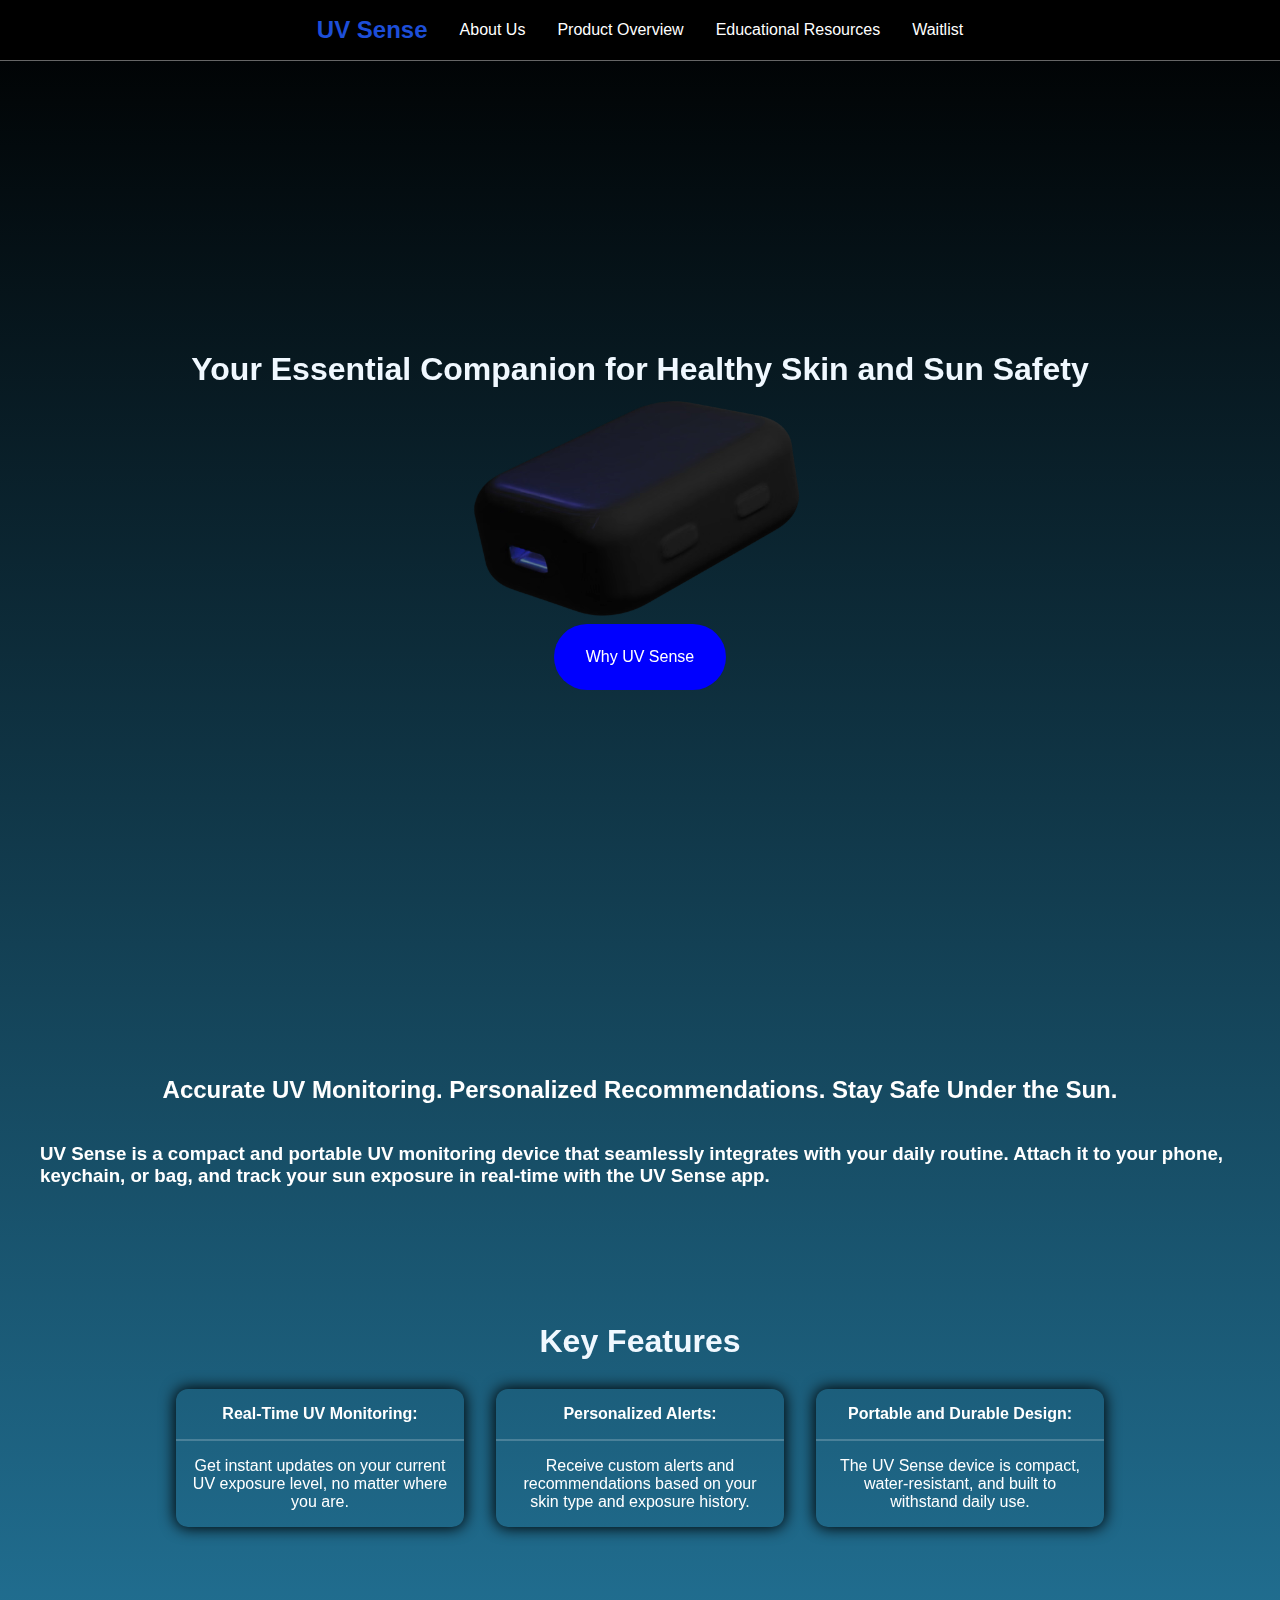
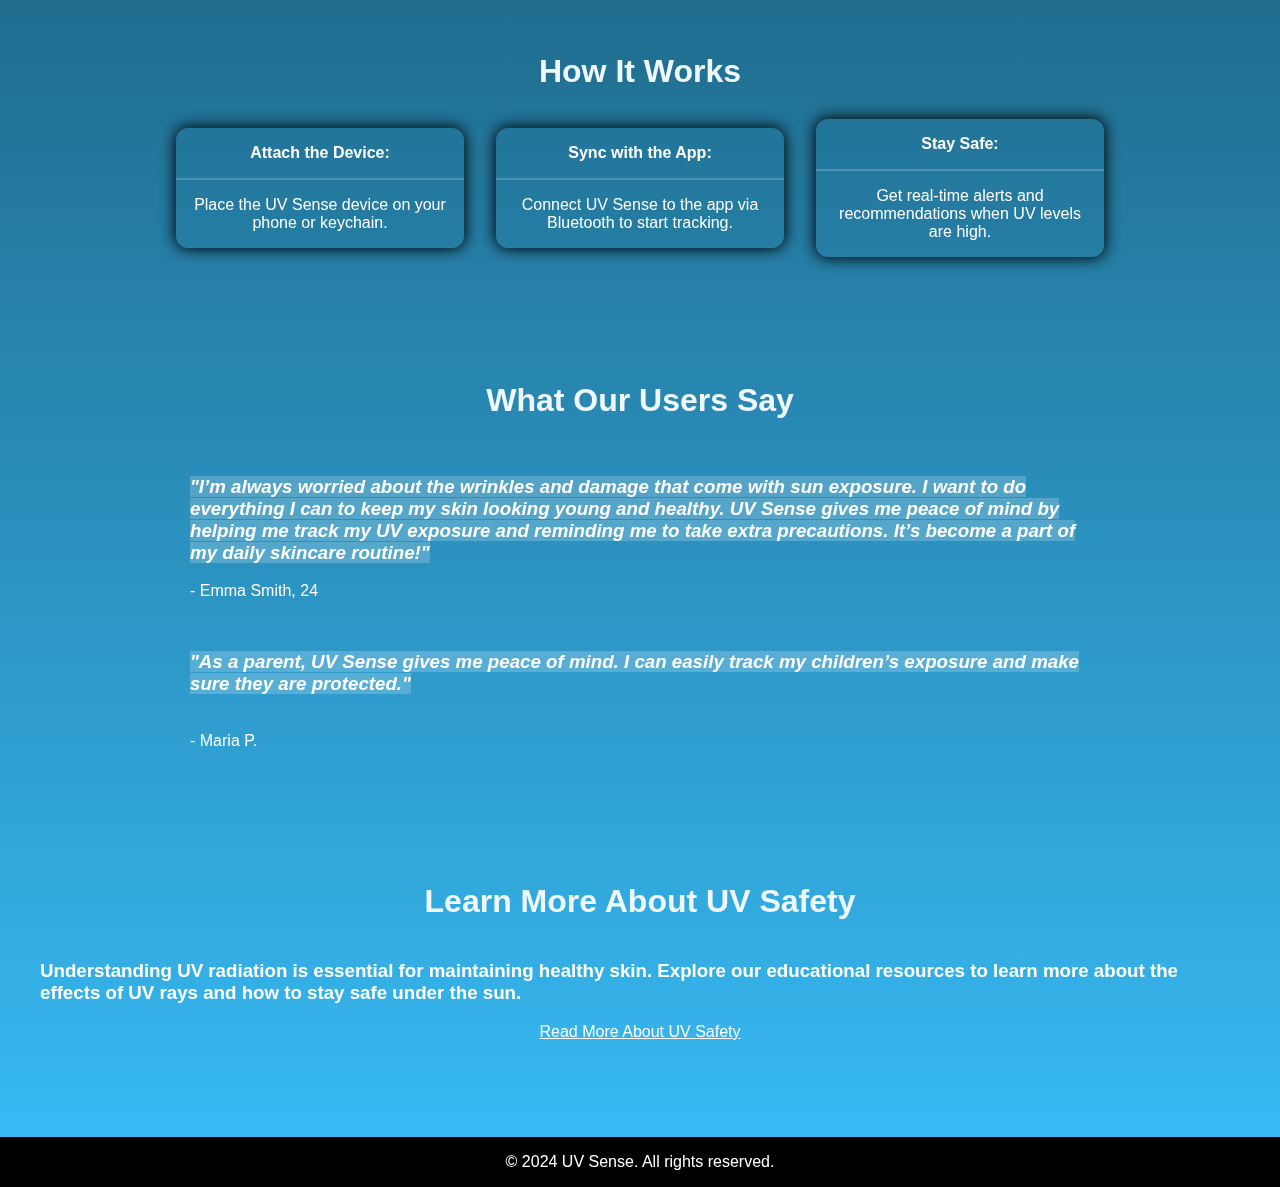
<file: index.html>
<!DOCTYPE html>
<html lang="en">

<head>
  <meta charset="UTF-8" />
  <meta name="viewport" content="width=device-width, initial-scale=1.0" />
  <title>UV Sense - Home</title>
  <link href="css/main.css" rel="stylesheet" type="text/css" />
  <link href="css/print.css" rel="stylesheet" media="print" />
  <script src="js/main.js"></script>
</head>

<body>
  <!-- Header Section with Navigation Menu -->
  <header>
    <nav>
      <ul id="large-nav-ul">
        <li><a id="logo" href="index.html">UV Sense</a></li>
        <li><a href="about.html">About Us</a></li>
        <li><a href="product.html">Product Overview</a></li>
        <li><a href="education.html">Educational Resources</a></li>
        <li><a href="waitlist.html">Waitlist</a></li>
      </ul>


      <!-- small screen nav -->
      <div>
        <a id="small-logo" href="index.html">UV Sense</a>
      </div>

      <div id="small-screen-nav-div" class="">
        <button id="nav-button" onclick="toggleNav()" type="button">
          <svg xmlns="http://www.w3.org/2000/svg" width="1.5em" height="1.5em" viewBox="0 0 24 24"><path  d="M3 6h18v2H3zm0 5h18v2H3zm0 5h18v2H3z"/></svg>
        </button>
        <!-- pop up -->
        <div id="nav-popup" class="hidden">
          <button onclick="toggleNav()" type="button">
            <svg xmlns="http://www.w3.org/2000/svg"  viewBox="0 0 24 24"><path  d="M6.4 19L5 17.6l5.6-5.6L5 6.4L6.4 5l5.6 5.6L17.6 5L19 6.4L13.4 12l5.6 5.6l-1.4 1.4l-5.6-5.6z"/></svg>
          </button>
          <ul id="small-nav-ul" class="space-y-6">
            <li><a class="current-nav" href="index.html">Home</a></li>
            <li><a href="about.html">About Us</a></li>
            <li><a href="product.html">Product Overview</a></li>
            <li><a href="education.html">Educational Resources</a></li>
            <li><a href="waitlist.html">Waitlist</a></li>
          </ul>
        </div>
      </div>
      <div id="blur-div" class="hidden"></div>
    </nav>
  </header>

  <!-- Main Content Area -->
  <main >
    <!-- Big Picture and Title Section -->
    <section class="hero">
      <video class="absolute -z-10" width="100%" height="100%" autoplay loop muted playsinline>
        <source src="media/sensor_animation.webm" type="video/webm" />
        Your browser does not support webm videos.
      </video>

      <h1>Your Essential Companion for Healthy Skin and Sun Safety</h1>
      <button class="primary main" onclick="location.href='product.html'">Why UV Sense</button>

    </section>

    <section>
      <h2>
        Accurate UV Monitoring. Personalized Recommendations. Stay Safe Under
        the Sun.
      </h2>
      <h3>
        UV Sense is a compact and portable UV monitoring device that
        seamlessly integrates with your daily routine. Attach it to your
        phone, keychain, or bag, and track your sun exposure in real-time with
        the UV Sense app.
      </h3>

    </section>

    <!-- Features Overview Section -->
    <section>
      <h1>Key Features</h1>
      <div class="holds-cards">
        <div class="card-container ">
          <div class="border-b">Real-Time UV Monitoring:</div>
          <div>Get instant updates on your current UV exposure level, no matter where you are.</div>
        </div>
        <div class="card-container">
          <div class="border-b">Personalized Alerts:</div>
          <div>Receive custom alerts and recommendations based on your skin type and exposure history.</div>
        </div>
        <div class="card-container">
          <div class="border-b">Portable and Durable Design:</div>
          <div>The UV Sense device is compact, water-resistant, and built to withstand daily use.</div>
        </div>

      </div>
    </section>

    <!-- How It Works Section -->
    <section>
      <h1>How It Works</h1>
      <div class="holds-cards">
        <div class="card-container">
          <div class="border-b">Attach the Device:</div>
          <div>Place the UV Sense device on your phone or keychain.</div>
        </div>
        <div class="card-container">
          <div class="border-b">Sync with the App:</div>
          <div>Connect UV Sense to the app via Bluetooth to start tracking.</div>
        </div>
        <div class="card-container">
          <div class="border-b">Stay Safe:</div>
          <div>Get real-time alerts and recommendations when UV levels are high.</div>
        </div>
      </div>
    </section>

    <!-- User Stories & Testimonials Section -->
    <section>
      <h1>What Our Users Say</h1>
      <blockquote>
        <h3><em>
          "I’m always worried about the wrinkles and damage that come with sun
          exposure. I want to do everything I can to keep my skin looking
          young and healthy. UV Sense gives me peace of mind by helping me
          track my UV exposure and reminding me to take extra precautions.
          It’s become a part of my daily skincare routine!"
        </em></h3>
        - Emma Smith, 24
      </blockquote>
      <blockquote>
        <h3><em>
          "As a parent, UV Sense gives me peace of mind. I can easily track my
          children’s exposure and make sure they are protected."
        </em></h3>
        <br />- Maria P.
      </blockquote>
    </section>

    <!-- Educational Resources Teaser -->
    <section>
      <h1>Learn More About UV Safety</h1>
      <h3>
        Understanding UV radiation is essential for maintaining healthy skin.
        Explore our educational resources to learn more about the effects of
        UV rays and how to stay safe under the sun.
      </h3>
      <a href="education.html">Read More About UV Safety</a>
    </section>
  </main>

  <!-- Footer Section -->
  <footer>
    <p>&copy; 2024 UV Sense. All rights reserved.</p>
  </footer>
</body>

</html>
</file>
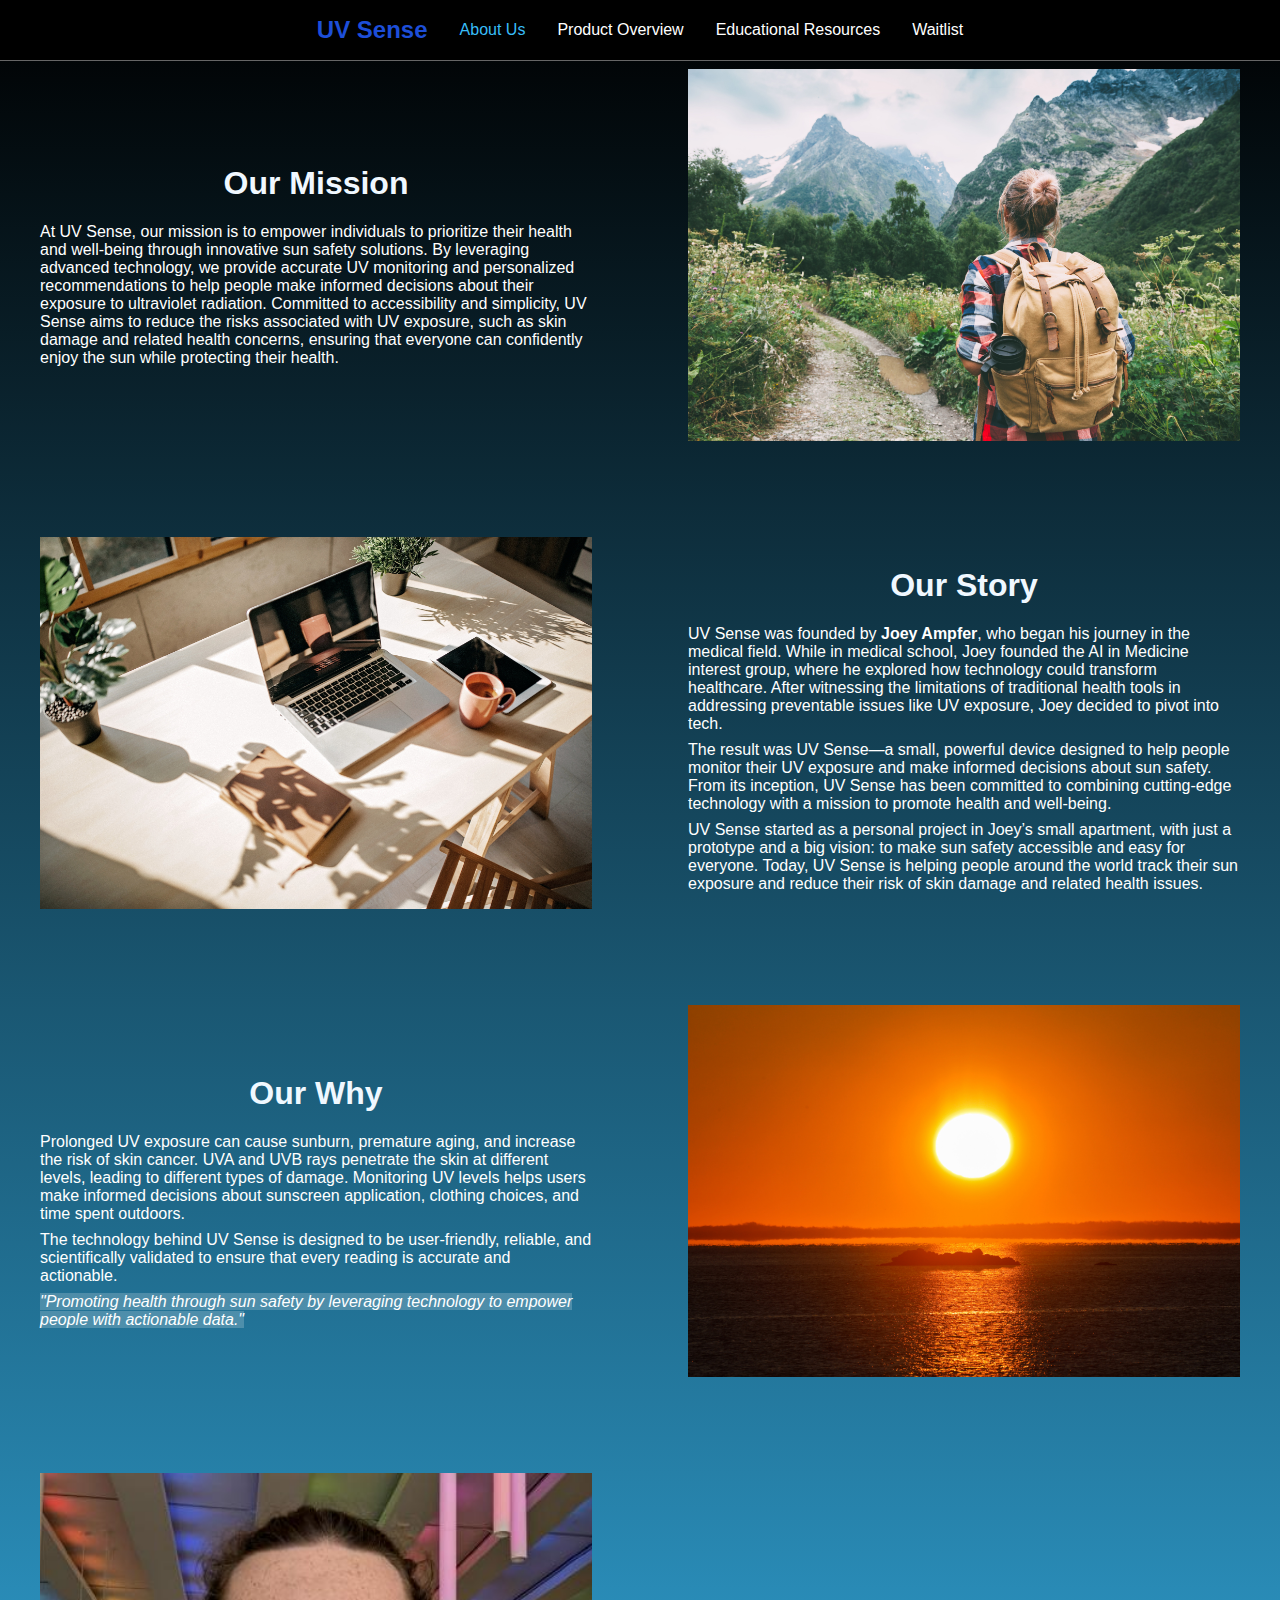
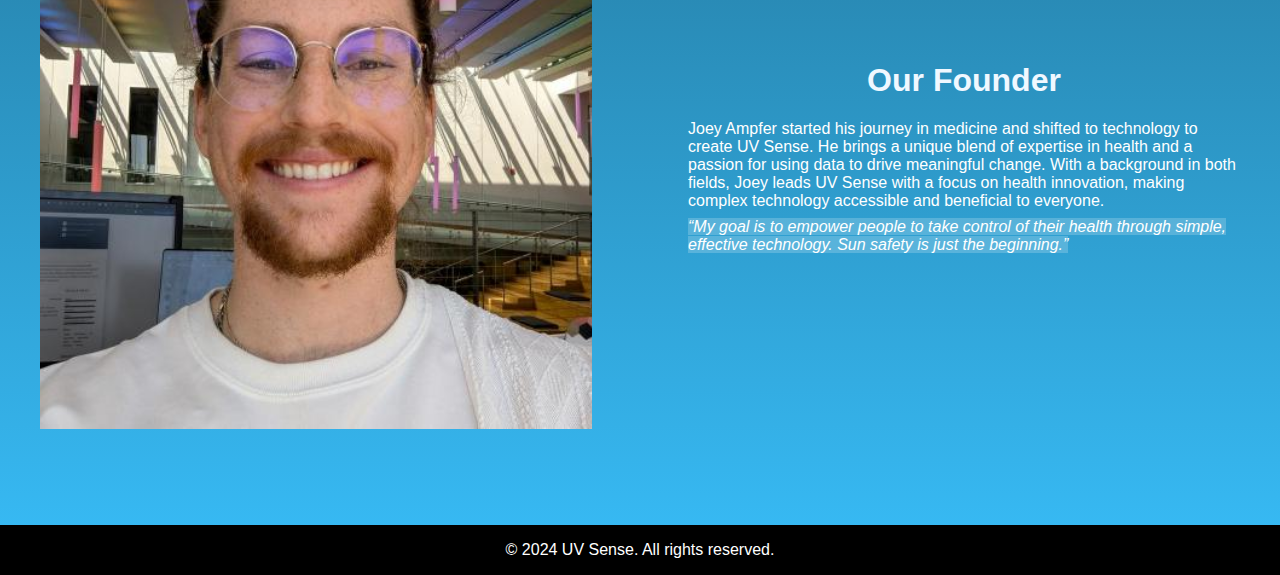
<file: about.html>
<!DOCTYPE html>
<html lang="en">

<head>
  <meta charset="UTF-8">
  <meta name="viewport" content="width=device-width, initial-scale=1.0">
  <title>UV Sense - About Us</title>
  <link href="css/main.css" rel="stylesheet" type="text/css" />
  <link href="css/print.css" rel="stylesheet" media="print" />
  <script src="js/main.js"></script>
</head>

<body>
  <!-- Header Section with Navigation Menu -->
  <header>
    <nav>
      <ul id="large-nav-ul">
        <li><a id="logo" href="index.html">UV Sense</a></li>
        <li><a class="current-nav" href="about.html">About Us</a></li>
        <li><a href="product.html">Product Overview</a></li>
        <li><a href="education.html">Educational Resources</a></li>
        <li><a href="waitlist.html">Waitlist</a></li>
      </ul>


      <!-- small screen nav -->
      <div>
        <a id="small-logo" href="index.html">UV Sense</a>
      </div>

      <div id="small-screen-nav-div" class="">
        <button id="nav-button" onclick="toggleNav()" type="button">
          <svg xmlns="http://www.w3.org/2000/svg" width="1.5em" height="1.5em" viewBox="0 0 24 24"><path  d="M3 6h18v2H3zm0 5h18v2H3zm0 5h18v2H3z"/></svg>
        </button>
        <!-- pop up -->
        <div id="nav-popup" class="hidden">
          <button onclick="toggleNav()" type="button">
            <svg xmlns="http://www.w3.org/2000/svg"  viewBox="0 0 24 24"><path  d="M6.4 19L5 17.6l5.6-5.6L5 6.4L6.4 5l5.6 5.6L17.6 5L19 6.4L13.4 12l5.6 5.6l-1.4 1.4l-5.6-5.6z"/></svg>
          </button>
          <ul id="small-nav-ul" class="space-y-6">
            <li><a href="index.html">Home</a></li>
            <li><a class="current-nav" href="about.html">About Us</a></li>
            <li><a href="product.html">Product Overview</a></li>
            <li><a href="education.html">Educational Resources</a></li>
            <li><a href="waitlist.html">Waitlist</a></li>
          </ul>
        </div>
      </div>
      <div id="blur-div" class="hidden"></div>
    </nav>
  </header>

  <!-- Main Content Area -->
  <main>

    <div class="grid-about mb-3rem">
      <div class="flex-col">
        <h1>Our Mission</h1>
        <div class="paragraph">At UV Sense, our mission is to empower individuals to prioritize their health and well-being through innovative sun safety solutions. By leveraging advanced technology, we provide accurate UV monitoring and personalized recommendations to help people make informed decisions about their exposure to ultraviolet radiation. Committed to accessibility and simplicity, UV Sense aims to reduce the risks associated with UV exposure, such as skin damage and related health concerns, ensuring that everyone can confidently enjoy the sun while protecting their health.</div>
      </div>
      <div class="img-container">
        <img src="images/hiker.png"  />
      </div>
    </div>

    <div class="grid-about mb-3rem">
      <div class="flex-col">
        <h1>Our Story</h1>
        <div class="paragraph">
          <div>UV Sense was founded by <strong>Joey Ampfer</strong>, who began his journey in the medical field. While
          in medical school, Joey founded the AI in Medicine interest group, where he explored how technology
          could transform healthcare. After witnessing the limitations of traditional health tools in addressing
          preventable issues like UV exposure, Joey decided to pivot into tech.</div>
          <div>The result was UV Sense—a small, powerful device designed to help people monitor their UV exposure and
          make informed decisions about sun safety. From its inception, UV Sense has been committed to combining
          cutting-edge technology with a mission to promote health and well-being.</div>
          <div>UV Sense started as a personal project in Joey’s small apartment, with just a prototype and a big vision:
          to make sun safety accessible and easy for everyone. Today, UV Sense is helping people around the world
          track their sun exposure and reduce their risk of skin damage and related health issues.</div>
        </div>
      </div>
      <div class="img-container">
        <img src="images/ourStory.png"  />
      </div>
    </div>

    <div class="grid-about mb-3rem">
      <div class="flex-col">
        <h1>Our Why</h1>
        <div class="paragraph">
          <div>Prolonged UV exposure can cause sunburn, premature aging, and increase the risk of
            skin cancer.
            UVA and UVB rays penetrate the skin at different levels, leading to different types
            of damage.
            Monitoring UV levels helps users make informed decisions about sunscreen
            application, clothing choices, and time spent outdoors.</div>
          <!-- <div>UV Sense’s sensor technology is paired with a sophisticated algorithm that adjusts recommendations based
            on personal data like skin type, past exposure, and environmental conditions. This combination of
            hardware and software allows for
            Highly accurate UV readings updated in real-time.
            Personalized sun safety recommendations delivered directly to your smartphone.
            Historical tracking to help users understand their long-term exposure patterns.</div> -->
          <div>The technology behind UV Sense is designed to be user-friendly, reliable, and scientifically validated to
              ensure that every reading is accurate and actionable.</div>
          <em>
            "Promoting health through sun safety by leveraging technology to
            empower people with actionable data."
          </em>
        </div>
      </div>
      <div class="img-container">
        <img src="images/sunny (1).png"  />
      </div>
    </div>

    <div class="grid-about mb-3rem">
      <div class="flex-col">
        <h1>Our Founder</h1>
        <div class="paragraph">
          <div>Joey Ampfer started his journey in medicine and shifted to technology to create UV Sense. He brings a
          unique blend of expertise in health and a passion for using data to drive meaningful change. With a
          background in both fields, Joey leads UV Sense with a focus on health innovation, making complex
          technology accessible and beneficial to everyone.</div>
          <div><em>“My goal is to empower people to take control of their health through simple, effective
            technology. Sun safety is just the beginning.”</em></div>
        </div>
      </div>
      <div class="img-container">
        <img src="images/Joey.jpeg"  />
      </div>
    </div>

  </main>

  <!-- Footer Section -->
  <footer>
    <p>&copy; 2024 UV Sense. All rights reserved.</p>
  </footer>

</body>

</html>
</file>
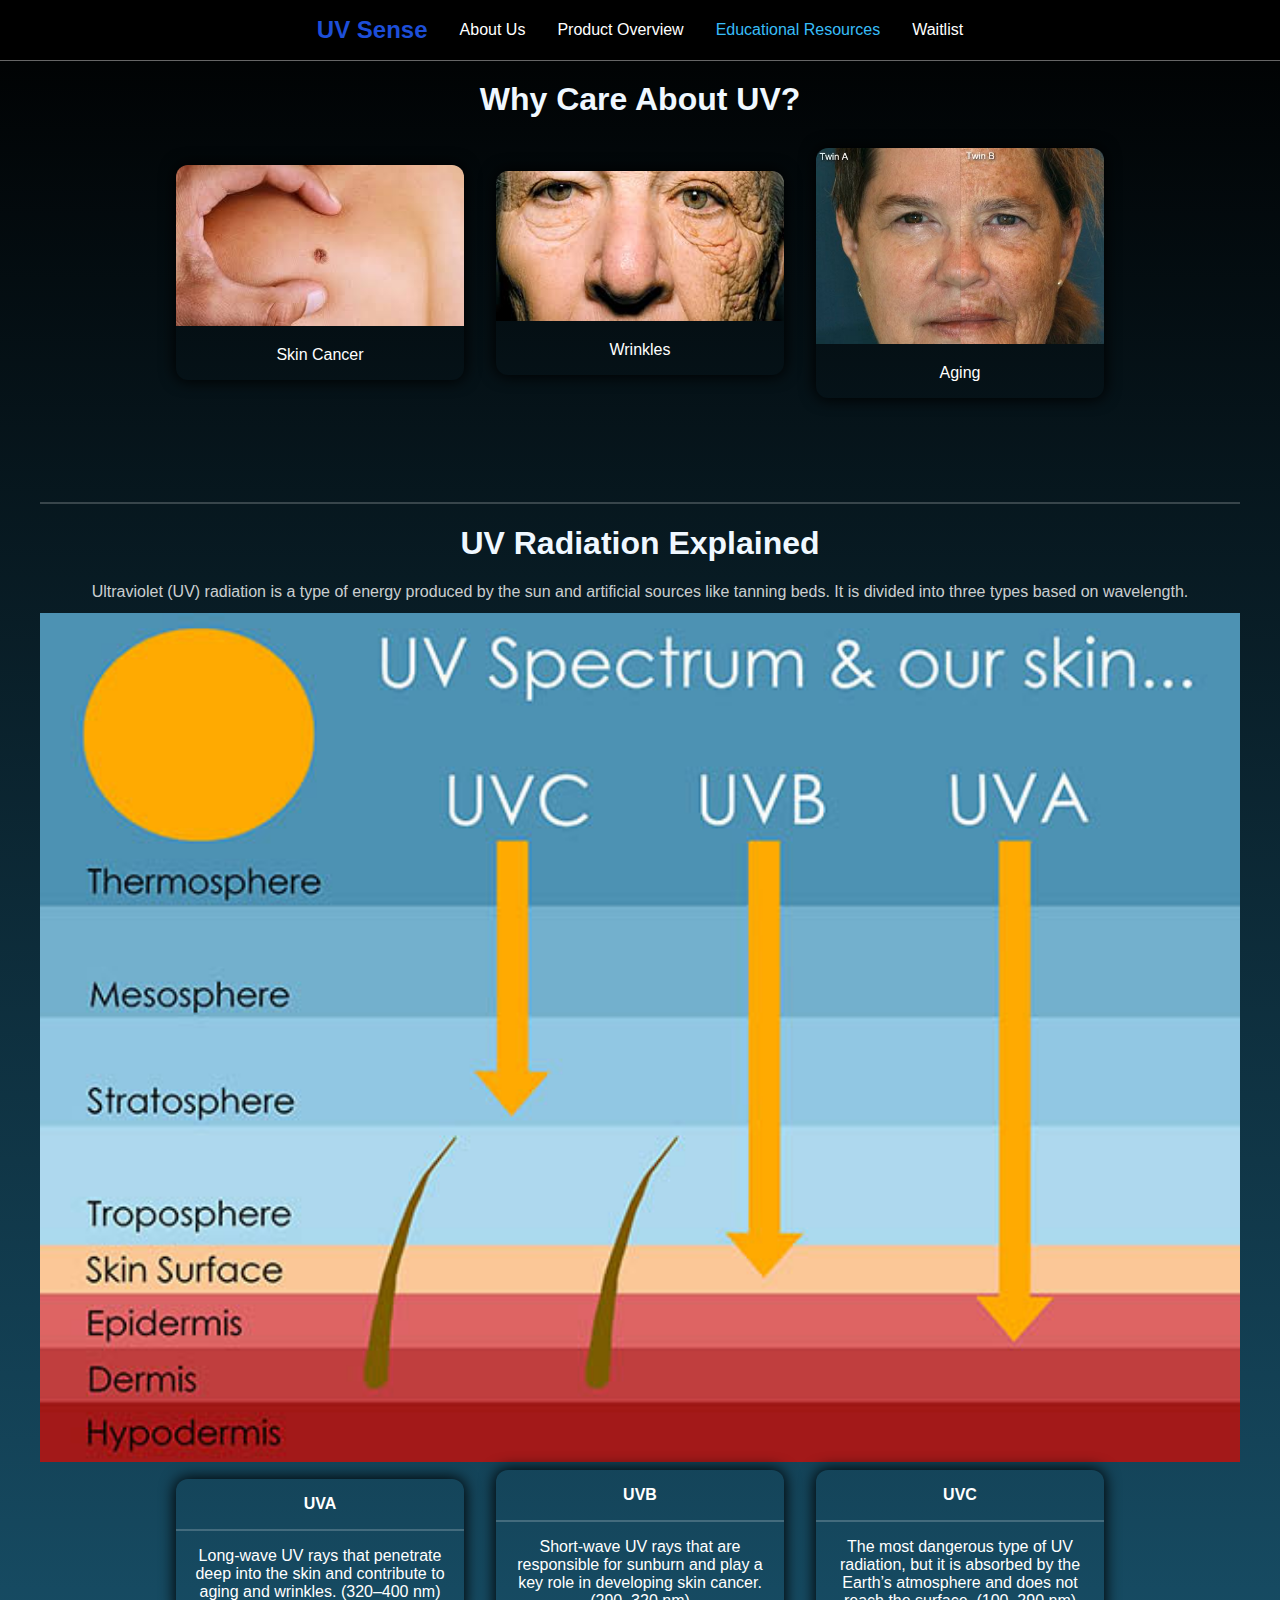
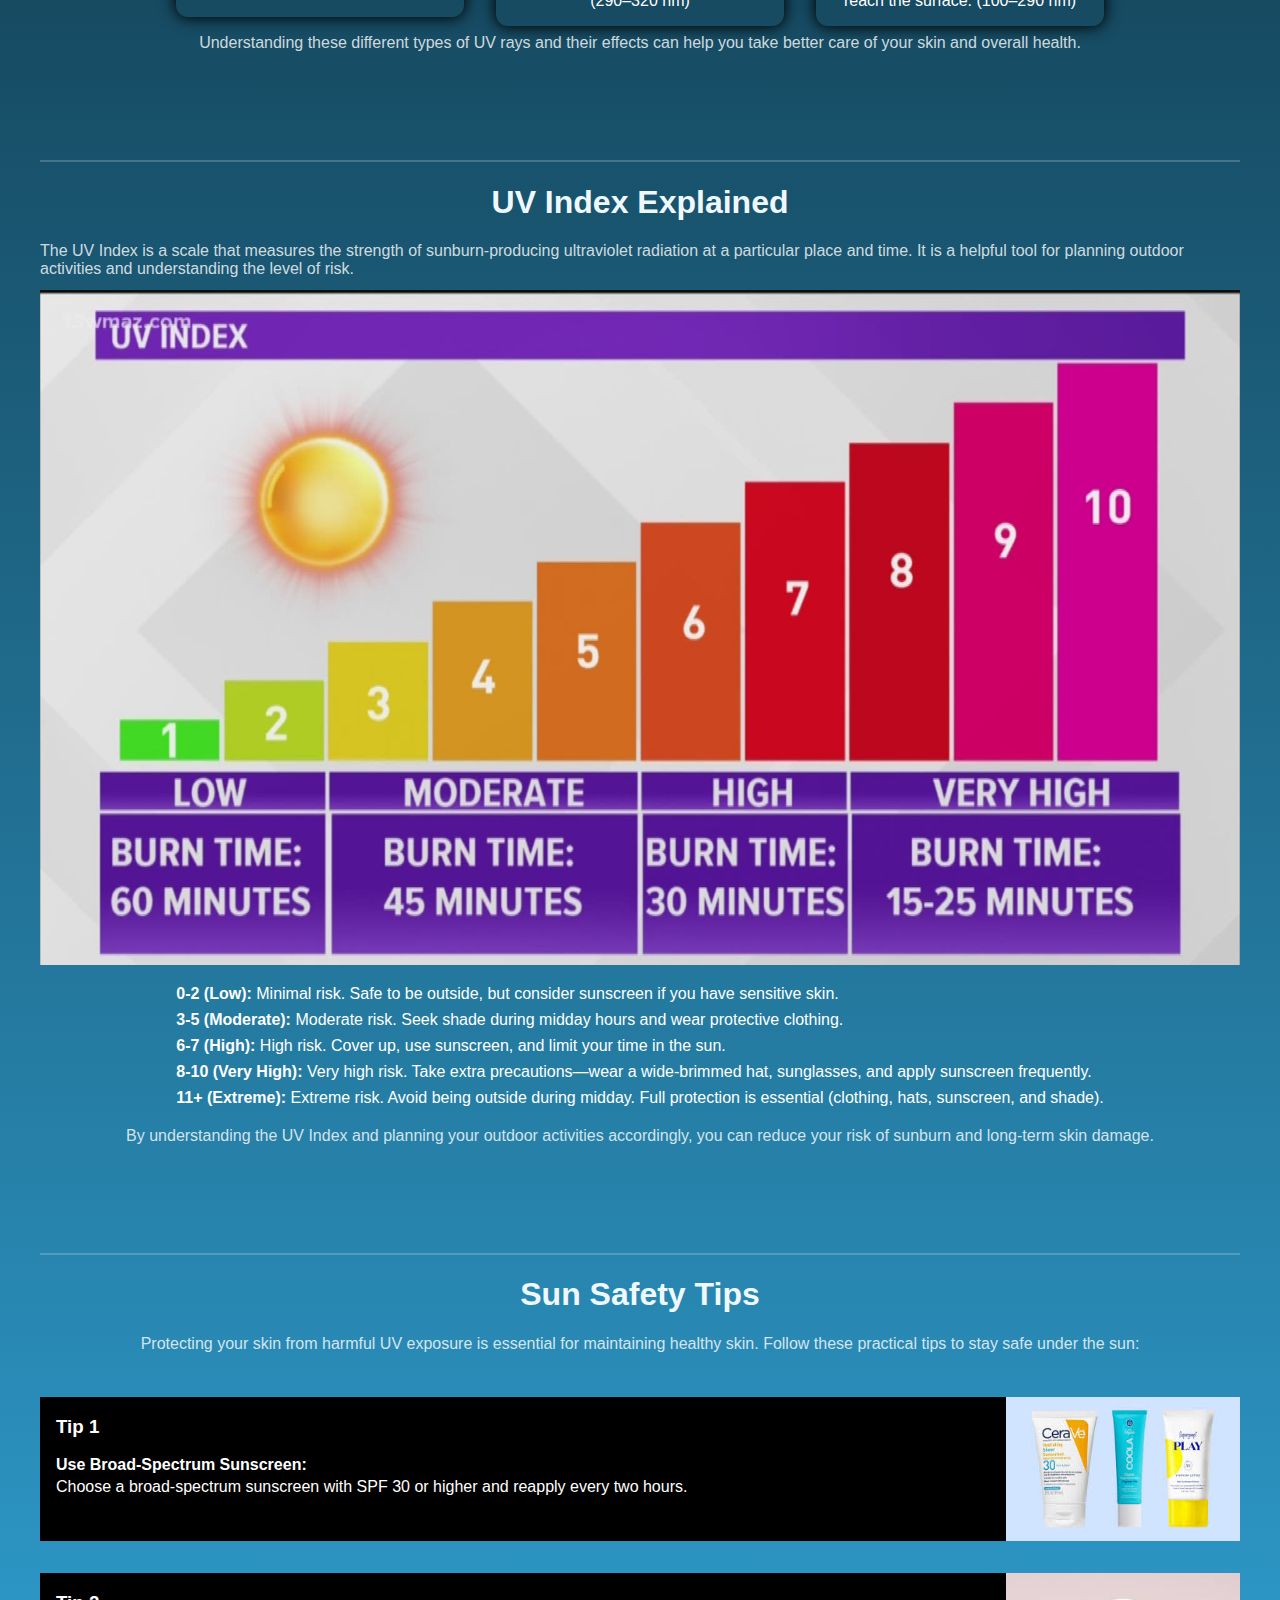
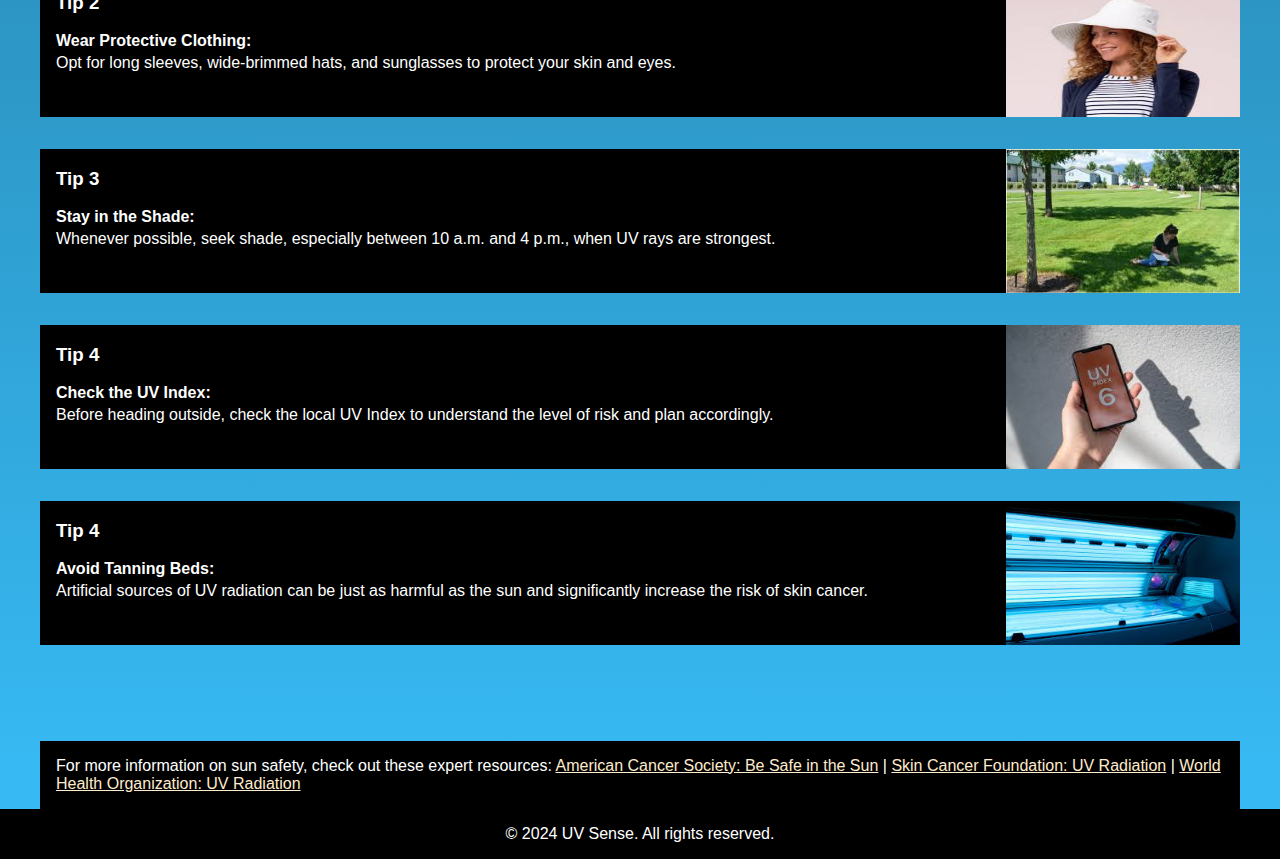
<file: education.html>
<!DOCTYPE html>
<html lang="en">

<head>
  <meta charset="UTF-8">
  <meta name="viewport" content="width=device-width, initial-scale=1.0">
  <title>UV Sense - Educational Resources</title>
  <link href="css/main.css" rel="stylesheet" type="text/css" />
  <link href="css/print.css" rel="stylesheet" media="print" />
  <script src="js/main.js"></script>
</head>

<body>
  <!-- Header Section with Navigation Menu -->
  <header>
    <nav>
      <ul id="large-nav-ul">
        <li><a id="logo" href="index.html">UV Sense</a></li>
        <li><a href="about.html">About Us</a></li>
        <li><a href="product.html">Product Overview</a></li>
        <li><a class="current-nav" href="education.html">Educational Resources</a></li>
        <li><a href="waitlist.html">Waitlist</a></li>
      </ul>

      <!-- small screen nav -->
      <div>
        <a id="small-logo" href="index.html">UV Sense</a>
      </div>

      <div id="small-screen-nav-div" class="">
        <button id="nav-button" onclick="toggleNav()" type="button">
          <svg xmlns="http://www.w3.org/2000/svg" width="1.5em" height="1.5em" viewBox="0 0 24 24"><path  d="M3 6h18v2H3zm0 5h18v2H3zm0 5h18v2H3z"/></svg>
        </button>
        <!-- pop up -->
        <div id="nav-popup" class="hidden">
          <button onclick="toggleNav()" type="button">
            <svg xmlns="http://www.w3.org/2000/svg"  viewBox="0 0 24 24"><path  d="M6.4 19L5 17.6l5.6-5.6L5 6.4L6.4 5l5.6 5.6L17.6 5L19 6.4L13.4 12l5.6 5.6l-1.4 1.4l-5.6-5.6z"/></svg>
          </button>
          <ul id="small-nav-ul" class="space-y-6">
            <li><a href="index.html">Home</a></li>
            <li><a href="about.html">About Us</a></li>
            <li><a href="product.html">Product Overview</a></li>
            <li><a class="current-nav" href="education.html">Educational Resources</a></li>
            <li><a href="waitlist.html">Waitlist</a></li>
          </ul>
        </div>
      </div>
      <div id="blur-div" class="hidden"></div>
    </nav>
  </header>

  <!-- Main Content Area -->
  <main>

    <div class="flex-col mb-3rem">
      <h1>Why Care About UV?</h1>
      <div class="holds-cards">
        <div class="card-container ">
          <img src="images/mole.jfif"  />
          <div>Skin Cancer</div>
        </div>
        <div class="card-container">
          <img src="images/truckerLady.jfif" />
          <div>Wrinkles</div>
        </div>
        <div class="card-container">
          <img src="images/agingTwins.jpg"  />
          <div>Aging</div>
        </div>
      </div>
    </div>

    <div class="flex-col mb-3rem">
      <h1>UV Radiation Explained</h1>
      <div class="caption">Ultraviolet (UV) radiation is a type of energy produced by the sun and artificial sources like tanning beds. It is divided into three types based on wavelength.</div>
      <img src="images/uvABC.jpg" width="100%" />
      <div class="holds-cards">
        <div class="card-container ">
          <div class="border-b">UVA</div>
          <div>Long-wave UV rays that penetrate deep into the skin and contribute to
            aging and wrinkles. (320–400 nm)</div>
        </div>
        <div class="card-container">
          <div class="border-b">UVB</div>
          <div>Short-wave UV rays that are responsible for sunburn and play a key role
            in developing skin cancer.  (290–320 nm)</div>
        </div>
        <div class="card-container">
          <div class="border-b">UVC</div>
          <div>The most dangerous type of UV radiation, but it is absorbed by the
            Earth’s atmosphere and does not reach the surface. (100–290 nm)</div>
        </div>
      </div>
      <div class="caption">Understanding these different types of UV rays and their effects can help you take better care of your skin and overall health.</div>
    </div>

    <div class="flex-col mb-3rem">
      <h1>UV Index Explained</h1>
      <div class="caption">The UV Index is a scale that measures the strength of sunburn-producing ultraviolet radiation at a particular place and time. It is a helpful tool for planning outdoor activities and understanding the level of risk.</div>
      <img src="images/uvindex.jpg" width="100%" />
      <div class="holds-cards">
        <ul>
          <li><strong>0-2 (Low):</strong> Minimal risk. Safe to be outside, but consider sunscreen if you have sensitive
            skin.</li>
          <li><strong>3-5 (Moderate):</strong> Moderate risk. Seek shade during midday hours and wear protective clothing.
          </li>
          <li><strong>6-7 (High):</strong> High risk. Cover up, use sunscreen, and limit your time in the sun.</li>
          <li><strong>8-10 (Very High):</strong> Very high risk. Take extra precautions—wear a wide-brimmed hat,
            sunglasses, and apply sunscreen frequently.</li>
          <li><strong>11+ (Extreme):</strong> Extreme risk. Avoid being outside during midday. Full protection is
            essential (clothing, hats, sunscreen, and shade).</li>
        </ul>
      </div>
      <div class="caption">By understanding the UV Index and planning your outdoor activities accordingly, you can reduce your risk of sunburn and long-term skin damage.</div>
    </div>

    <div class="flex-col mb-3rem">
      <h1>Sun Safety Tips</h1>
      <div class="caption">Protecting your skin from harmful UV exposure is essential for maintaining healthy skin. Follow these practical tips to stay safe under the sun:</div>
      <div class="holds-cards">
        <div class="horizontal-card">
          <div class="left-side" >
            <h3>Tip 1</h3>
            <div>Use Broad-Spectrum Sunscreen:</div>
            <div>Choose a broad-spectrum sunscreen with SPF 30 or higher and
            reapply every two hours.</div>
          </div>
          <div class="right-side">
            <img class="" src="images/sunscreen.jfif" width="100%" />
          </div>
        </div>

        <div class="horizontal-card">
          <div class="left-side" >
            <h3>Tip 2</h3>
            <div>Wear Protective Clothing:</div>
            <div>Opt for long sleeves, wide-brimmed hats, and sunglasses to
            protect your skin and eyes.</div>
          </div>
          <div class="right-side">
            <img class="" src="images/clothing.jfif" width="100%" />
          </div>
        </div>

        <div class="horizontal-card">
          <div class="left-side" >
            <h3>Tip 3</h3>
            <div>Stay in the Shade:</div>
            <div>Whenever possible, seek shade, especially between 10 a.m. and 4 p.m.,
            when UV rays are strongest.</div>
          </div>
          <div class="right-side">
            <img class="" src="images/shade.jfif" width="100%" />
          </div>
        </div>

        <div class="horizontal-card">
          <div class="left-side" >
            <h3>Tip 4</h3>
            <div>Check the UV Index:</div>
            <div>Before heading outside, check the local UV Index to understand the
            level of risk and plan accordingly.</div>
          </div>
          <div class="right-side">
            <img class="" src="images/uvIndexPhone.jfif" width="100%" />
          </div>
        </div>

        <div class="horizontal-card">
          <div class="left-side" >
            <h3>Tip 4</h3>
            <div>Avoid Tanning Beds:</div>
            <div>Artificial sources of UV radiation can be just as harmful as the sun
            and significantly increase the risk of skin cancer.</div>
          </div>
          <div class="right-side">
            <img class="" src="images/tanningBed.jfif" width="100%" />
          </div>
        </div>
      </div>
    </div>

    <div class="more-info">
      <div>
        For more information on sun safety, check out these expert resources: 
        <a href="https://www.cancer.org/healthy/be-safe-in-sun.html" target="_blank">American Cancer Society: Be
            Safe in the Sun</a> |
       <a href="https://www.skincancer.org/risk-factors/uv-radiation/" target="_blank">Skin Cancer Foundation: UV
            Radiation</a> |
       <a href="https://www.who.int/health-topics/ultraviolet-radiation#tab=tab_1" target="_blank">World Health
            Organization: UV Radiation</a>
      </div>
    </div>

  </main>

  <!-- Footer Section -->
  <footer>
    <p>&copy; 2024 UV Sense. All rights reserved.</p>
  </footer>

</body>

</html>
</file>
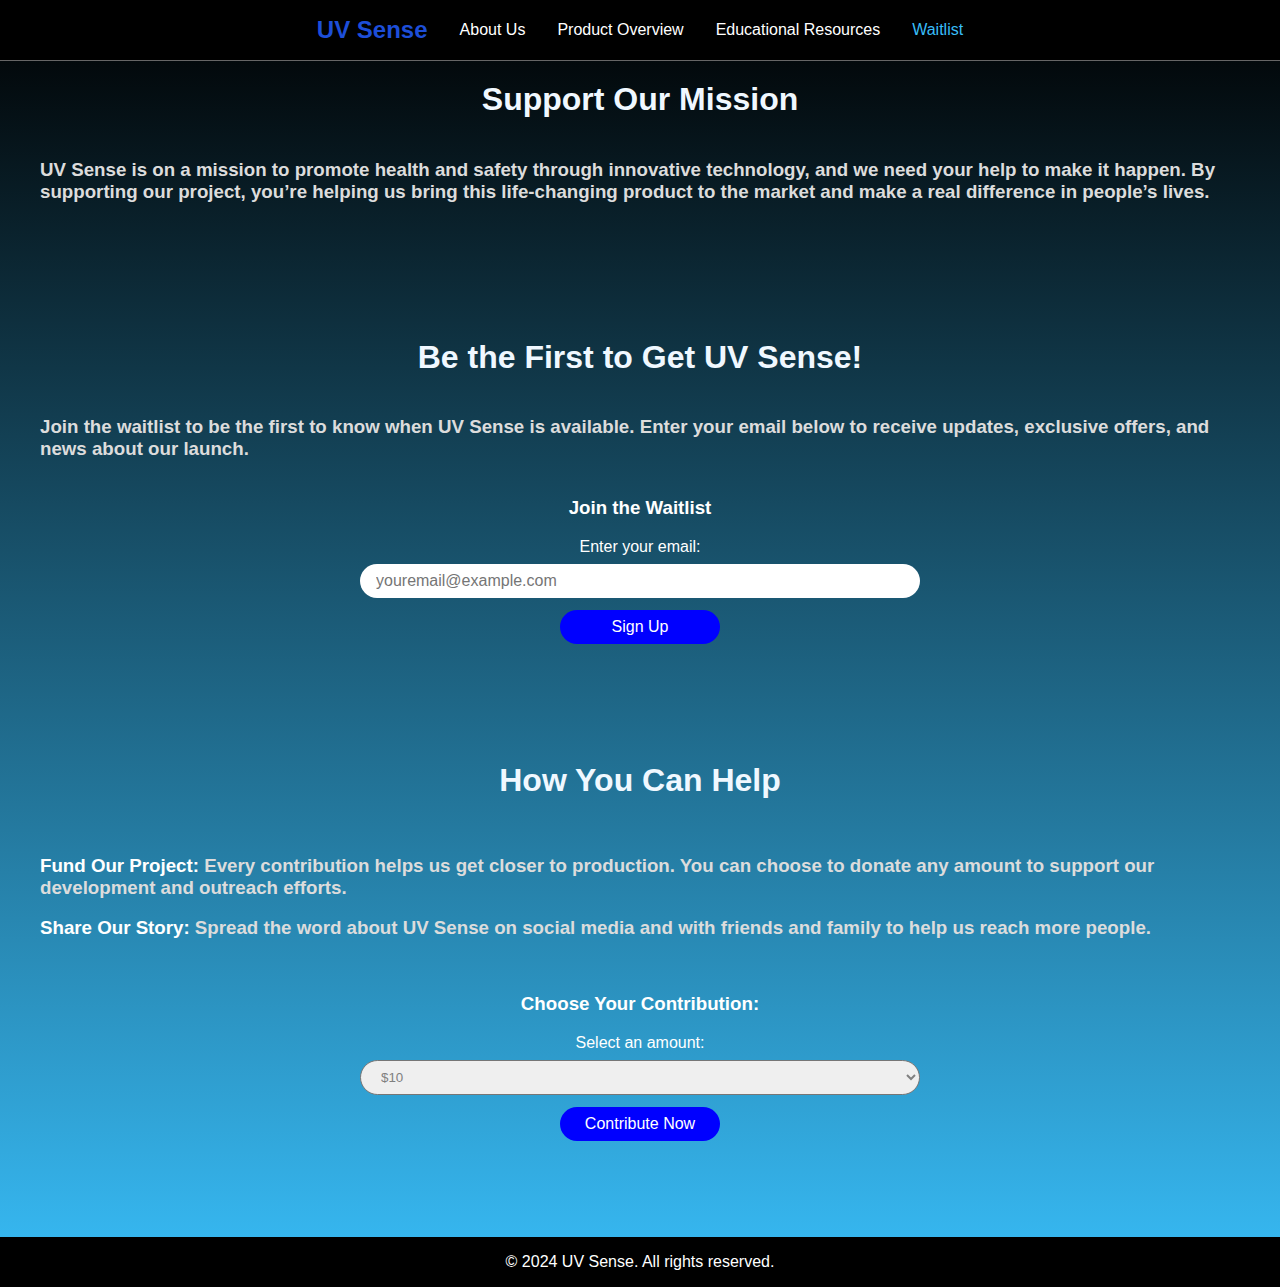
<file: waitlist.html>
<!DOCTYPE html>
<html lang="en">

<head>
  <meta charset="UTF-8">
  <meta name="viewport" content="width=device-width, initial-scale=1.0">
  <title>UV Sense - Waitlist Signup & Fund Me</title>
  <link href="css/main.css" rel="stylesheet" type="text/css" />
  <link href="css/print.css" rel="stylesheet" media="print" />
  <script src="js/main.js"></script>
</head>

<body>

  <!-- Header Section with Navigation Menu -->
  <header>
    <nav>
      <ul id="large-nav-ul">
        <li><a id="logo" href="index.html">UV Sense</a></li>
        <li><a href="about.html">About Us</a></li>
        <li><a href="product.html">Product Overview</a></li>
        <li><a href="education.html">Educational Resources</a></li>
        <li><a class="current-nav" href="waitlist.html">Waitlist</a></li>
      </ul>


      <!-- small screen nav -->
      <div>
        <a id="small-logo" href="index.html">UV Sense</a>
      </div>

      <div id="small-screen-nav-div" class="">
        <button id="nav-button" onclick="toggleNav()" type="button">
          <svg xmlns="http://www.w3.org/2000/svg" width="1.5em" height="1.5em" viewBox="0 0 24 24"><path  d="M3 6h18v2H3zm0 5h18v2H3zm0 5h18v2H3z"/></svg>
        </button>
        <!-- pop up -->
        <div id="nav-popup" class="hidden">
          <button onclick="toggleNav()" type="button">
            <svg xmlns="http://www.w3.org/2000/svg"  viewBox="0 0 24 24"><path  d="M6.4 19L5 17.6l5.6-5.6L5 6.4L6.4 5l5.6 5.6L17.6 5L19 6.4L13.4 12l5.6 5.6l-1.4 1.4l-5.6-5.6z"/></svg>
          </button>
          <ul id="small-nav-ul" class="space-y-6">
            <li><a href="index.html">Home</a></li>
            <li><a href="about.html">About Us</a></li>
            <li><a href="product.html">Product Overview</a></li>
            <li><a href="education.html">Educational Resources</a></li>
            <li><a class="current-nav" href="waitlist.html">Waitlist</a></li>
          </ul>
        </div>
      </div>
      <div id="blur-div" class="hidden"></div>
    </nav>
  </header>

  <!-- Main Content Area -->
  <main class="main-container">

    <!-- Support section -->
    <section>
      <h1>Support Our Mission</h1>
      <h3 class="lighter">UV Sense is on a mission to promote health and safety through innovative technology, and we need your help to
        make it happen. By supporting our project, you’re helping us bring this life-changing product to the market and
        make a real difference in people’s lives.</h3>
    </section>

    <!-- Waitlist Signup Form Section -->
    <section>
      <h1>Be the First to Get UV Sense!</h1>
      <h3 class="lighter">Join the waitlist to be the first to know when UV Sense is available. Enter your email below to receive
        updates, exclusive offers, and news about our launch.</h3>
      <div class="flex-col-container">
        <h3>Join the Waitlist</h3>
        <form action="#">
          <label for="email">Enter your email:</label>
          <input type="email" id="email" name="email" placeholder="youremail@example.com" required>
          <button class="primary" type="submit">Sign Up</button>
        </form>
      </div>
    </section>

    <!-- Fund section -->
    <section>
      <h1>How You Can Help</h1>
      <ul>
        <li>
          <h3 class="lighter"><strong>Fund Our Project:</strong> Every contribution helps us get closer to production. You can choose to
            donate any amount to support our development and outreach efforts.</h3>
        </li>
        <li>
          <h3 class="lighter"><strong>Share Our Story:</strong> Spread the word about UV Sense on social media and with friends and
            family to help us reach more people.</h3>
        </li>
      </ul>

      <!-- Funding Options -->
      <div class="flex-col-container">
        <h3>Choose Your Contribution:</h3>
        <form action="#">
          <label for="donation">Select an amount:</label>
          <select id="donation" name="donation">
            <option value="10">$10</option>
            <option value="25">$25</option>
            <option value="50">$50</option>
            <option value="100">$100</option>
            <option value="other">Other</option>
          </select>
          <button class="primary" type="submit">Contribute Now</button>
        </form>
      </div>
    </section>

  </main>

  <!-- Footer Section -->
  <footer>
    <p>&copy; 2024 UV Sense. All rights reserved.</p>
  </footer>

</body>

</html>
</file>
<file: css/main.css>
*:not(svg) {
  font-family: Arial, Helvetica, sans-serif;
}

body {
  margin: 0;
  padding-top: 60px;
  background-image: linear-gradient(black, #38bdf8);
  display: block;
  justify-items: center;
}
main {
  flex: 1;
  margin: auto 0.75rem;
}

header ul {
  display: flex;
  justify-content: center;
  gap: 2em;
  position: relative;
  color: white;
}
nav {
  display: flex;
  justify-content: space-between;
  align-items: center;
  padding-left: 20px;
  padding-right: 20px;
}
nav ul ul {
  display: none;
  background-color:rgba(67, 67, 67, 0);
}
nav li a:focus + ul {
  display: block;
}
.link-like {
  cursor: pointer;
}
.primary {
    color: white;
    background-color: blue;
    padding: .5rem 1rem;
    border-radius: 999px;
    
}
.main.primary  {
  padding: 1.5rem 2rem;
  margin-top: 215px;
}
.primary:hover {
    box-shadow: 0px 0px 8px 0px black;
}
.primary:active {
    background-color: #000000;
}
#large-nav-ul {
  display: flex;
  justify-content: center;
  align-items: center;
  gap: 2rem;
  display: none;
}
#nav-button {
  fill: white;
  height: 2rem;
  width: 2rem;
  display: flex;
  justify-content: center;
  align-items: center;
}
#nav-button:hover {
  fill: grey;
}
header {
  background-color: black;
  position: fixed;
  top: 0;
  width: 100dvw;
  z-index: 999;
  padding-top: 0.75rem;
  padding-bottom: 0.75rem;
}
header li a {
  color: white;
  text-decoration: none;
}
li {
  list-style-type: none;
}
.hero {
  position: relative;
  min-height: 100dvh;
  display: flex;
  flex-direction: column;
  justify-content: center;
  align-items: center;
}
.hero h1 {
  margin-right: 6px;
  margin-left: 6px;
}
video {
  position: absolute;
  z-index: -10;
}
h1 {
  color: aliceblue;
}
.button {
  text-decoration: none;
  padding: 1rem 1.5rem;
  background-color: blue;
  color: aliceblue;
  border-radius: 999px;
  box-sizing: border-box;
  border: 2px solid rgba(0, 0, 0, 0);
}
.button:hover {
  border: 2px solid white;
}
section {
  display: flex;
  flex-direction: column;
  align-items: center;
  justify-content: space-between;
}
.features li {
  padding: 2rem;
  border-radius: 20px;
}
.features > :first-child {
  padding: 0;
  display: flex;
  flex-direction: column;
  gap: 1rem;
  max-width: 900px;
}

#logo {
  text-decoration: none;
  font-weight: bold;
  font-size: 1.5rem;
  color: rgb(29 78 216)
}

#small-logo {
  text-decoration: none;
  font-weight: bold;
  font-size: 1.5rem;
  color: rgb(29 78 216);
  padding: 1rem 0;
}
ul {
  padding: 0;
}
#small-screen-nav-div {
  margin-left: auto;
}
.hidden {
  display: none;
}
#nav-popup {
  position: fixed;
  z-index: 999;
  top: 1rem;
  right: 1rem;
  width: 100%;
  max-width: 300px;
  border-radius: 18px;
  padding: 1.5rem;
  background-color: rgb(63, 64, 65);
  font-weight: 500;
  font-size: large;
}
.current-nav.current-nav {
  color: #38bdf8;
}
li a:visited {
  color:violet;
}
li a:hover {
  color: #38bdf8;
}
li a:active {
  color: gray;
}
#nav-popup button {
    fill: white;
    color: white;
    position: absolute;
    top: 1rem;
    right: 1rem;
    width: 1.5rem;
    aspect-ratio: 1;
}
#nav-popup button:hover {
  fill: grey;
}
#small-nav-ul {
  display: flex;
  flex-direction: column;
}
#blur-div {
  position: fixed;
  inset: 0px;
  z-index: 50;
  background-color: rgba(0, 0, 0,0.5);
  backdrop-filter: blur(10px);
}
button, input[type="submit"], input {
    background: none;
    color: inherit;
    border: none;
    padding: 0;
    font: inherit;
    cursor: pointer;
    outline: inherit;
}

blockquote {
  max-width: 900px;
}

* {
    color: white;
}
.flex-col-container {
    display: flex;
    flex-direction: column;
    align-items: center;
}
h1 {
    font-weight: bold;
    font-style: normal;
    font-size: 2rem;
}
section {
    margin-bottom: 6rem;
}
footer {
    width: 100%;
    bottom: 0;
    text-align: center;
    margin: auto;
    background-color: black;
    padding: 16px 0;
}
footer p {
  margin: 0;
}

p:not(footer p) {
    background-color: rgba(255, 255, 255, 0.3);
    padding: 2rem;
    border-radius: 15px;
    
}

/* Education.html */
main {
  max-width: 1200px;
}
.card-container {
  width: 18rem;
  border-radius: 12px;
  margin-bottom: 0.5rem;
  margin-top: 0.5rem;
  overflow: hidden;
  box-shadow: 0 0 15px 1px black;
}
.card-container div {
  text-align: center;
  justify-content: center;
  padding: 1rem 1rem;
}
.card-container div:first-child {
  color: rgb(255, 255, 255);
  font-weight: 700;
}
.card-container img {
  width: 100%;
  object-fit: contain;
}
.holds-cards {
  display: flex;
  justify-content: center;
  align-items: center;
  flex-wrap: wrap;
  flex-direction: row;
  gap: 2rem;
}
.flex-col {
  display: flex;
  flex-direction: column;
  justify-content: center;
  align-items: center;
}
.border-b {
  border-bottom: 2px solid rgba(255, 255, 255, 0.2);
}
.caption {
  color: rgba(255, 255, 255, 0.8);
  margin-bottom: 0.75rem;
}
.mb-3rem {
  margin-bottom: 6rem;
}
.flex-col:not(:first-of-type) , .mb-3rem:not(:first-of-type) {
  border-top: 2px solid rgba(255, 255, 255, 0.2);
}
.holds-cards ul li {
  padding: 0.25rem;
}
.more-info {
  background-color: rgba(0, 0, 0, 1);
  padding: 1rem;
}
.more-info a {
  color: blanchedalmond;
}
.more-info a:hover {
  color: #38bdf8;;
}

.horizontal-card {
  display: flex;
  flex-direction: column-reverse;
  width: 100%;
  background-color: black;
  padding-bottom: 1rem;
}
.horizontal-card:first-of-type {
  margin-top: 2rem;
}
.horizontal-card .left-side {
  width: 80%;
  display: flex;
  flex-direction: column;
  align-items: start;
  justify-items: center;
  padding: 0 1rem;
}
.horizontal-card .left-side div:first-of-type {
  font-weight: 700;
  margin-bottom: 0.25rem;
}

.horizontal-card img {
  height: 100%;
  width: 100%;
}


/* Product.html */
.bg-black {
  background: black;
  padding: 1rem;
}
.grid {
  display: grid;
  grid-template-columns: auto;
  width: 100%;
  justify-items: center;
  row-gap: 2rem;
}
.spec {
  display: flex;
  flex-direction: column;
  align-items: center;
  justify-content: center;
  gap: 0.75rem;
  box-shadow: 0 0 15px 1px black;
  padding: 0.75rem;
  min-height: 12rem;
  aspect-ratio: 1;
  border-radius: 12px;
}
.spec > div:first-of-type {
  width: 5rem;
}
#compactAccuracy {
  background-color: rgb(250 235 215 / 38%);
  border-radius: 12px;
}


/* about */
.grid-about {
  display: grid;
  gap: 1rem;
  grid-template-columns: 1fr;
}
.grid-about.mb-3rem   {
  border-top: 0px solid;
}
.img-container {
  width: 100%;
  height: 100%;
}
.grid-about img {
  object-fit: cover;
  width: 100%;
  height: 100%;
}
.grid-about .img-container {
  order: -1;
}
.paragraph > div {
  margin-bottom: 0.5rem;
}

em {
  background-color: rgba(255, 255, 255, 0.2);
}

/* waitlist */
.flex-col-container {
    display: flex;
    flex-direction: column;
    align-items: center;
    width: 100%;
}
.flex-col-container .primary {
  width: 10rem;
  margin: auto;
}
  input {
    width: 100%;
    max-width: 35rem;
    border-radius: 999px;
    background-color: white;
    padding: 0.5rem 1rem;
    box-sizing: border-box;
    margin: auto;
    margin-bottom: 0.75rem;
    color: black;
}
select {
    margin-bottom: 0.75rem;
    width: 100%;
    max-width: 35rem;
    margin-left: auto;
    margin-right: auto;
}
select, option{
    color: gray;
    border-radius: 999px;
    padding: 0.5rem 1rem;
}
form {
    width: 100%;
    display: flex;
    flex-direction: column;
}
label {
    width: 100%;
    text-align: center;
    margin-bottom: 0.5rem;
}
.lighter {
  color: gainsboro;
}

@media (min-width: 768px) {
  #nav-button {
    display: none;
  }
  #large-nav-ul {
    display: flex;
  }
  #small-logo {
    display: none;
  }
  nav {
    justify-content: center;
  }
  #small-screen-nav-div {
    display: none;
  }
  header {
    padding-top: 0px;
    padding-bottom: 0px;
    border-bottom: 1px solid rgba(255, 255, 255, 0.4);
  }
  .features > :first-child {
    padding: 0;
    display: flex;
    flex-direction: row;
    gap: 1rem;
    max-width: 900px;
  }
  .grid-about {
    gap: 6rem;
    grid-template-columns: 1fr 1fr;
    align-items: center;
    justify-content: center;
    margin-top: 9px;
  }
  .grid-about .img-container {
    order: 1;
  }
  .grid-about:nth-of-type(even) .img-container {
    order: -1;
  }
  .grid {
    grid-template-columns: 50% 50%;
  }
  .horizontal-card {
    flex-direction: row;
    height: 9rem;
    padding-bottom: 0;
  }
  .horizontal-card .right-side {
    width: 20%;
  }
}
</file>
<file: css/print.css>
* {
  color: black;
}
.hero {
  justify-content: start;
}
h1, h2, h3, div, .caption {
  color: black !important;
}
.flex-col.mb-3rem {
  page-break-inside: auto;
}
.card-container, .spec {
  box-shadow: none;
  page-break-inside: avoid;
  justify-content: center;
}
.card-container {
  max-width: 200px;
  height: auto;
  object-fit: cover;
  margin: auto;
}
button {
  display: none;
}
.more-info, footer {
  position: static; 
  margin-top: 2rem; 
}
</file>
